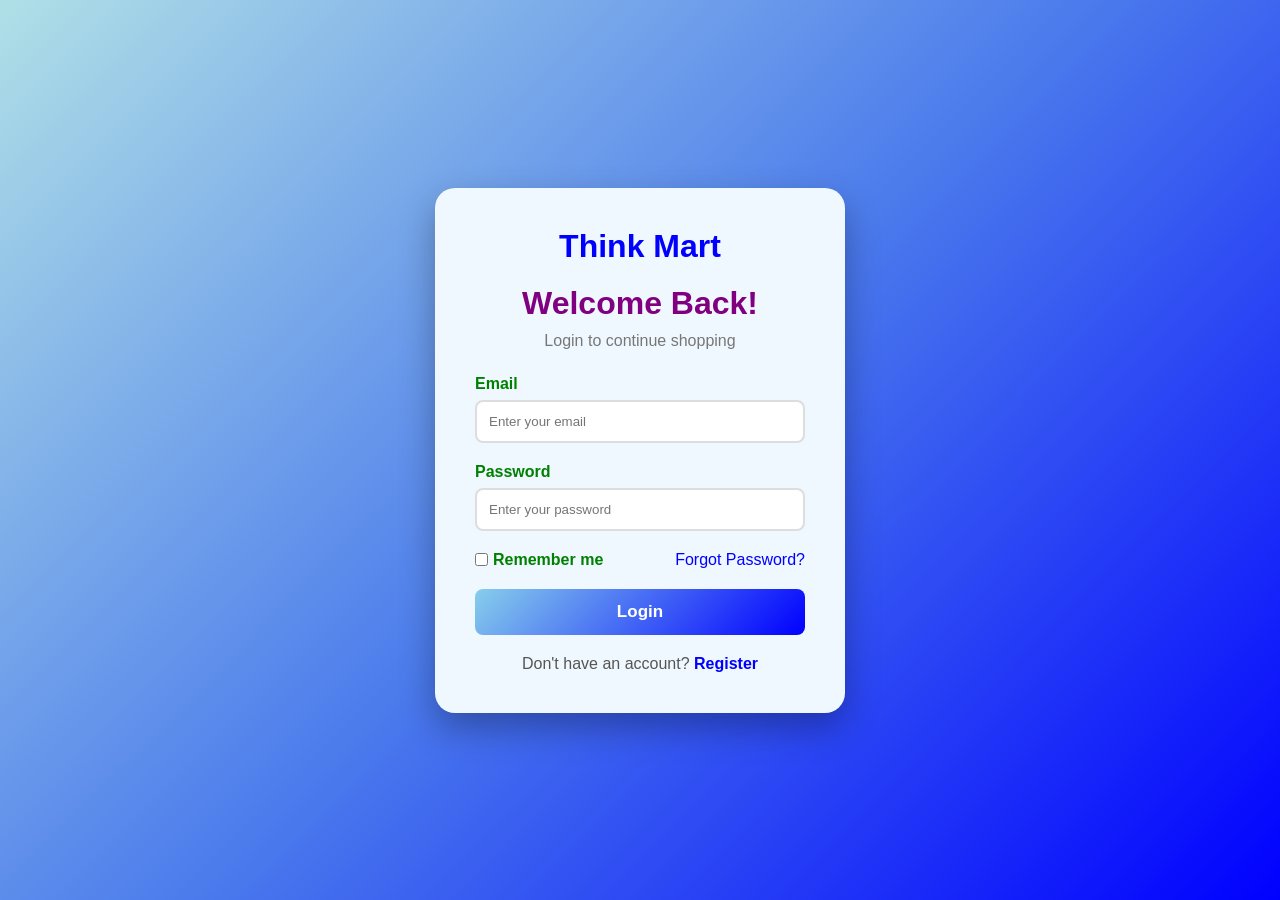
<file: Mobile-mart/index.html>
<!DOCTYPE html>
<html lang="en">

<head>

    <meta charset="UTF-8">

    <meta name="viewport"
          content="width=device-width, initial-scale=1.0">

    <title>Think Mart - Login</title>

    <link rel="stylesheet" href="login.css">

</head>

<body>

    <div class="login-container">

        <div class="login-card">

            <div class="logo">
                Think Mart
            </div>

            <h1>Welcome Back!</h1>

            <p class="subtitle">
                Login to continue shopping
            </p>

            <form action="Home-Page.html">

                <label for="email">
                    Email
                </label>

                <input
                    type="email"
                    id="email"
                    name="email"
                    placeholder="Enter your email"
                    required>


                <label for="password">
                    Password
                </label>

                <input
                    type="password"
                    id="password"
                    name="password"
                    placeholder="Enter your password"
                    required>


                <div class="remember">

                    <label>
                        <input type="checkbox">
                        Remember me
                    </label>

                    <a href="#">
                        Forgot Password?
                    </a>

                </div>


                <button type="submit">
                    Login
                </button>

            </form>


            <p class="register-text">

                Don't have an account?

                <a href="Register-Page.html">
                    Register
                </a>

            </p>

        </div>

    </div>

</body>

</html>
</file>
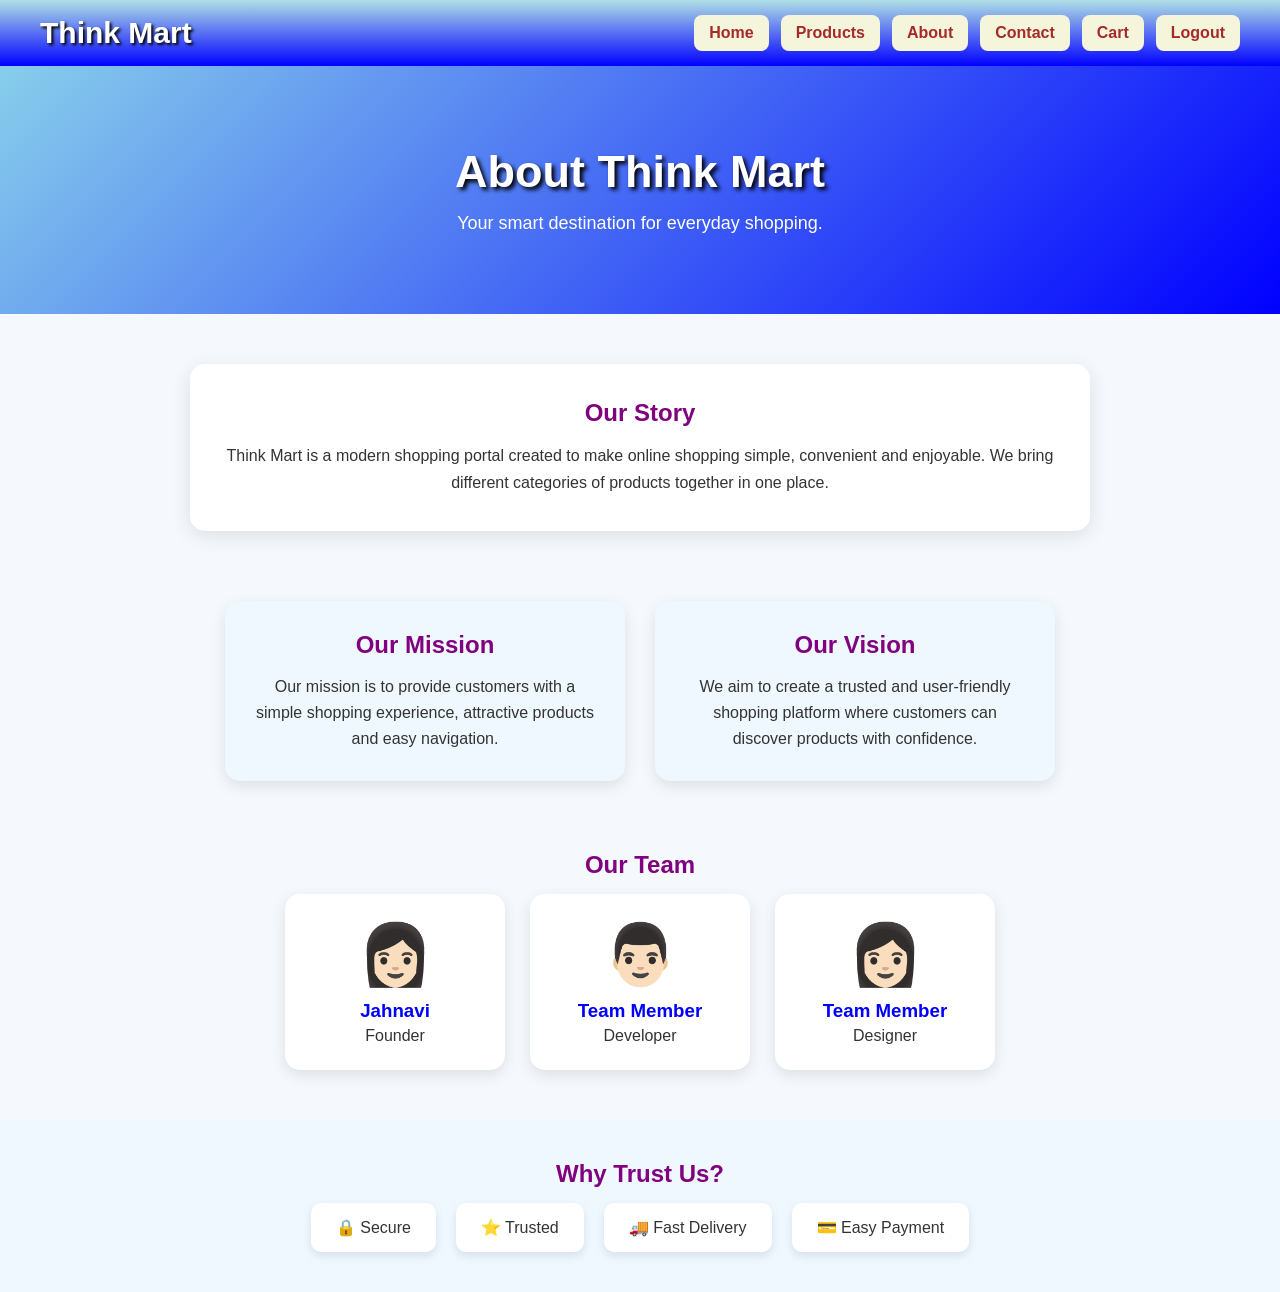
<file: Mobile-mart/about.html>
<!DOCTYPE html>
<html lang="en">

<head>

    <meta charset="UTF-8">

    <meta name="viewport"
          content="width=device-width, initial-scale=1.0">

    <title>Think Mart - About Us</title>

    <link rel="stylesheet" href="about.css">

</head>

<body>

    <header>

        <div class="logo">
            Think Mart
        </div>

        <nav>
            <a href="Home-Page.html">Home</a>
            <a href="Products.html">Products</a>
            <a href="About.html">About</a>
            <a href="Contact.html">Contact</a>
            <a href="Cart.html">Cart</a>
            <a href="index.html">Logout</a>
        </nav>

    </header>


    <main>

        <section class="about-hero">

            <h1>About Think Mart</h1>

            <p>
                Your smart destination for everyday shopping.
            </p>

        </section>


        <section class="story">

            <h2>Our Story</h2>

            <p>
                Think Mart is a modern shopping portal created
                to make online shopping simple, convenient and
                enjoyable. We bring different categories of
                products together in one place.
            </p>

        </section>


        <section class="mission">

            <div>

                <h2>Our Mission</h2>

                <p>
                    Our mission is to provide customers with a
                    simple shopping experience, attractive
                    products and easy navigation.
                </p>

            </div>


            <div>

                <h2>Our Vision</h2>

                <p>
                    We aim to create a trusted and user-friendly
                    shopping platform where customers can discover
                    products with confidence.
                </p>

            </div>

        </section>


        <section class="team">

            <h2>Our Team</h2>

            <div class="team-container">

                <div class="team-card">
                    <div class="person">👩🏻</div>
                    <h3>Jahnavi</h3>
                    <p>Founder</p>
                </div>

                <div class="team-card">
                    <div class="person">👨🏻</div>
                    <h3>Team Member</h3>
                    <p>Developer</p>
                </div>

                <div class="team-card">
                    <div class="person">👩🏻</div>
                    <h3>Team Member</h3>
                    <p>Designer</p>
                </div>

            </div>

        </section>


        <section class="badges">

            <h2>Why Trust Us?</h2>

            <div>

                <span>🔒 Secure</span>

                <span>⭐ Trusted</span>

                <span>🚚 Fast Delivery</span>

                <span>💳 Easy Payment</span>

            </div>

        </section>

    </main>

</body>

</html>
</file>
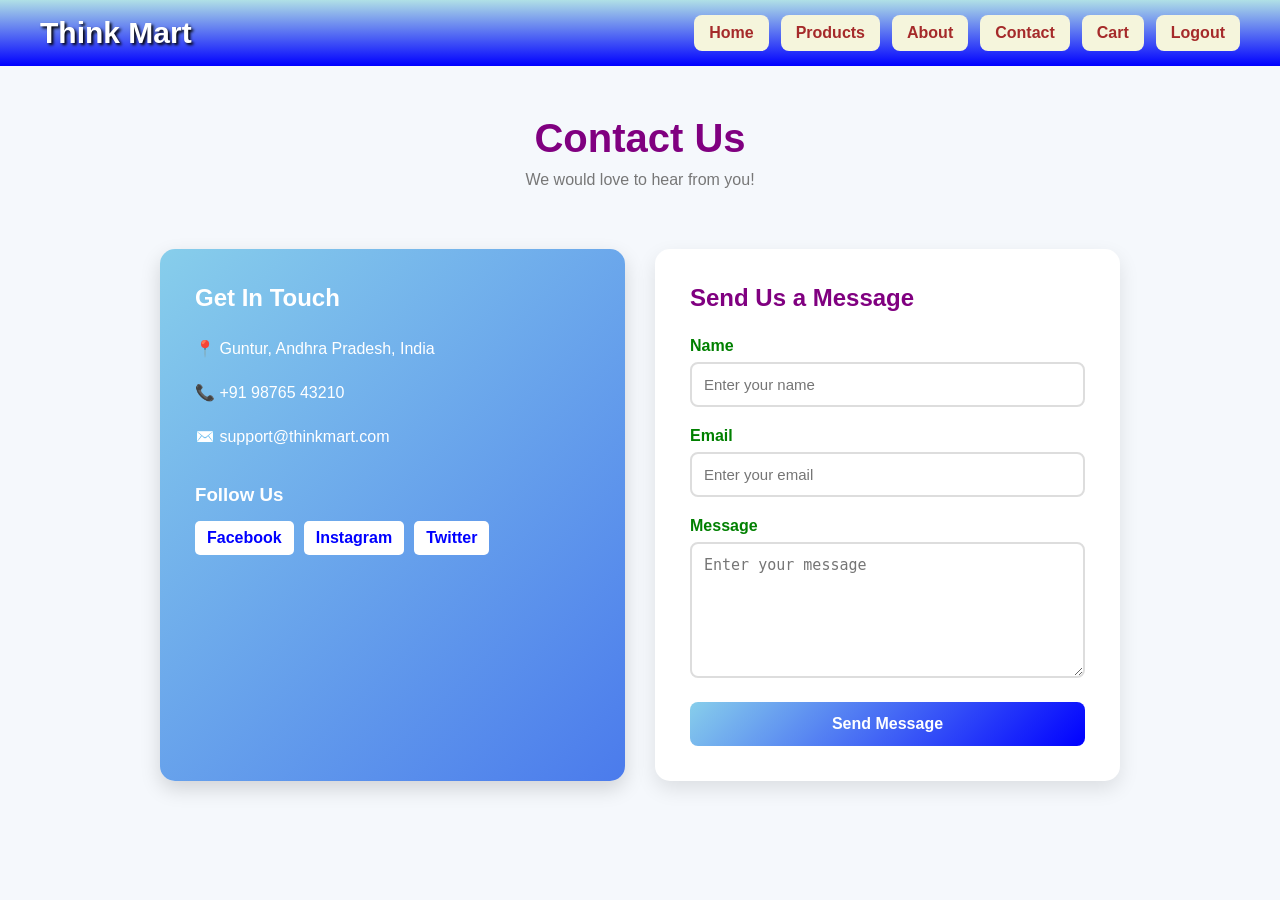
<file: Mobile-mart/contact.html>
<!DOCTYPE html>
<html lang="en">

<head>

    <meta charset="UTF-8">

    <meta name="viewport"
          content="width=device-width, initial-scale=1.0">

    <title>Think Mart - Contact Us</title>

    <link rel="stylesheet" href="contact.css">

</head>

<body>

    <header>

        <div class="logo">
            Think Mart
        </div>

        <nav>
            <a href="Home-Page.html">Home</a>
            <a href="Products.html">Products</a>
            <a href="About.html">About</a>
            <a href="Contact.html">Contact</a>
            <a href="Cart.html">Cart</a>
            <a href="index.html">Logout</a>
        </nav>

    </header>


    <main>

        <h1 class="title">
            Contact Us
        </h1>

        <p class="subtitle">
            We would love to hear from you!
        </p>


        <section class="contact-container">


            <div class="contact-info">

                <h2>
                    Get In Touch
                </h2>

                <p>
                    📍 Guntur, Andhra Pradesh, India
                </p>

                <p>
                    📞 +91 98765 43210
                </p>

                <p>
                    ✉️ support@thinkmart.com
                </p>

                <h3>
                    Follow Us
                </h3>

                <div class="social">

                    <a href="#">Facebook</a>
                    <a href="#">Instagram</a>
                    <a href="#">Twitter</a>

                </div>

            </div>


            <div class="contact-form">

                <h2>
                    Send Us a Message
                </h2>

                <form>

                    <label for="name">
                        Name
                    </label>

                    <input
                        type="text"
                        id="name"
                        placeholder="Enter your name"
                        required>


                    <label for="email">
                        Email
                    </label>

                    <input
                        type="email"
                        id="email"
                        placeholder="Enter your email"
                        required>


                    <label for="message">
                        Message
                    </label>

                    <textarea
                        id="message"
                        rows="6"
                        placeholder="Enter your message"
                        required></textarea>


                    <button type="submit">
                        Send Message
                    </button>

                </form>

            </div>

        </section>

    </main>

</body>

</html>
</file>
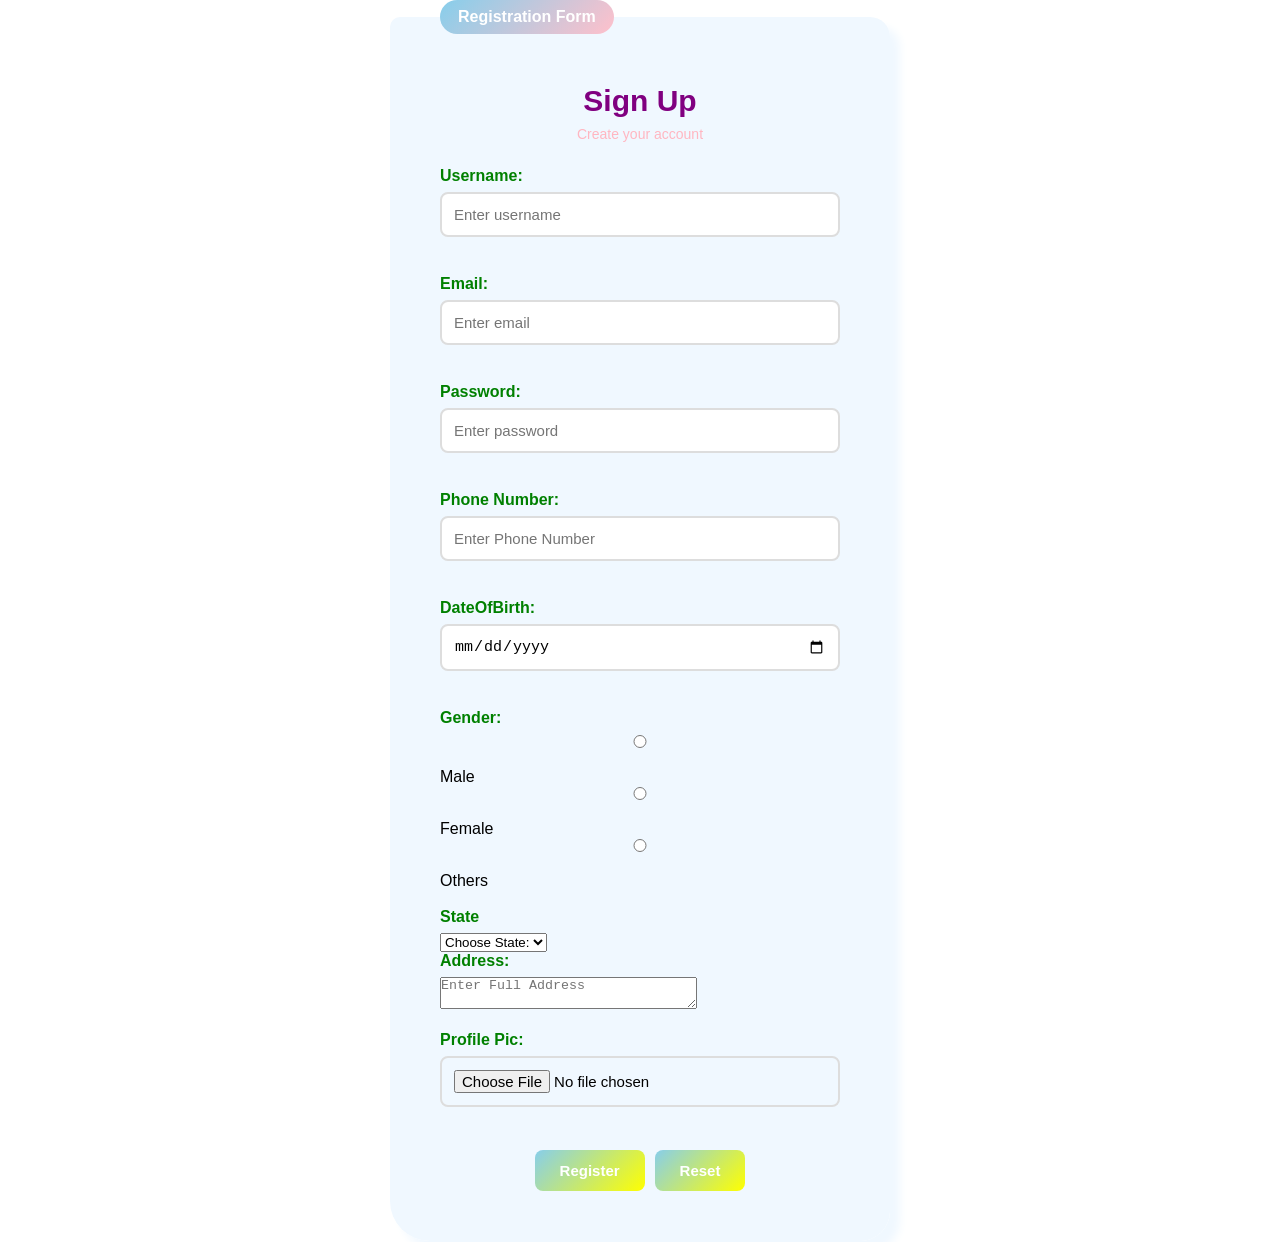
<file: Mobile-mart/reg.html>
<!DOCTYPE html>
<html lang="en">
<head>
    <meta charset="UTF-8">
    <meta name="viewport" content="width=device-width, initial-scale=1.0">
    <title>Reg form</title>
    <link rel="stylesheet" href="reg.css">
</head>
<body>
    <form>
        <fieldset>
            <legend>Registration Form</legend>
            <h1>Sign Up</h1>
            <p class="subtitle">Create your account</p>
            <label for="username">Username:</label>
            <input type="text" id="username" name="username" placeholder="Enter username" required>
            <br><br>

            <label for="email">Email:</label>
            <input type="email" id="email" name="email" placeholder="Enter email" required>
            <br><br>

            <label for="password">Password:</label>
            <input type="password" maxlength="8" minlength="6" id="pwd" name="password" placeholder="Enter password" required>
            <br><br>

            <label for="phn">Phone Number:</label>
            <input type="tel" pattern="[6-9]{1}[0-9]{9}"  id="phn" name="Phone Number" placeholder="Enter Phone Number" required>
            <br><br>

            <label for="dob">DateOfBirth: </label>
            <input required id="dob" type="date">
            <br><br>

            <label for="gender">Gender: </label>
            <input type="radio" name="gender" value="male"><span>Male</span>
            <input type="radio" name="gender" value="female"><span>Female</span>
            <input type="radio" name="gender" value="others"><span>Others</span>
            <br><br>

            <label for="state">State</label>
            <select name="state" id="state">
                <option value="NA">Choose State:</option>
                <option value="Andhra Pradesh">AP</option>
                <option value="Telangana">TS</option>
                <option value="Tamil Nadu">TN</option>
                <option value="Kerala">KL</option>
                <option value="Karnataka">KN</option>
            </select>

            <label for="address">Address: </label>
            <textarea rows="2" cols="30" name="" id="" placeholder="Enter Full Address"></textarea>
            <br><br>

            <label for="">Profile Pic:</label>
            <input type="file" accept=".png .jpeg .jpg">
            <br><br>

            <div class="buttons">
                <button type="submit">Register</button>
                <button type="submit">Reset</button>
            </div>
        </fieldset>
    </form>
</body>
</html>
</file>
<file: Mobile-mart/login.css>
* {
    margin: 0;
    padding: 0;
    box-sizing: border-box;
}

body {
    min-height: 100vh;

    display: flex;
    justify-content: center;
    align-items: center;

    font-family: Arial, sans-serif;

    background: linear-gradient(
        135deg,
        powderblue,
        #4b7bec,
        blue
    );
}

.login-container {
    width: 100%;
    max-width: 450px;
    padding: 20px;
}

.login-card {
    padding: 40px;

    background-color: aliceblue;

    border-radius: 20px;

    box-shadow:
        0 15px 35px rgba(0, 0, 0, 0.3);

    animation: appear 1s ease;
}

.logo {
    text-align: center;

    font-size: 32px;
    font-weight: bold;

    color: blue;

    margin-bottom: 20px;
}

.login-card h1 {
    text-align: center;
    color: purple;
}

.subtitle {
    text-align: center;
    color: #777;

    margin: 10px 0 25px;
}

.login-card label {
    display: block;

    margin-bottom: 7px;

    color: green;

    font-weight: bold;
}

.login-card input[type="email"],
.login-card input[type="password"] {
    width: 100%;

    padding: 12px;

    margin-bottom: 20px;

    border: 2px solid #ddd;

    border-radius: 8px;

    outline: none;
}

.login-card input:focus {
    border-color: #4CAF50;

    box-shadow:
        0 0 8px rgba(76, 175, 80, 0.4);
}

.remember {
    display: flex;

    justify-content: space-between;
    align-items: center;

    margin-bottom: 20px;
}

.remember label {
    display: flex;

    align-items: center;

    gap: 5px;

    margin: 0;
}

.remember input {
    width: auto;
}

.remember a {
    color: blue;
    text-decoration: none;
}

.login-card button {
    width: 100%;

    padding: 13px;

    border: none;
    border-radius: 8px;

    background: linear-gradient(
        135deg,
        skyblue,
        blue
    );

    color: white;

    font-size: 17px;
    font-weight: bold;

    cursor: pointer;
}

.login-card button:hover {
    transform: translateY(-2px);

    box-shadow:
        0 8px 15px rgba(0, 0, 0, 0.2);
}

.register-text {
    text-align: center;

    margin-top: 20px;

    color: #555;
}

.register-text a {
    color: blue;
    font-weight: bold;
    text-decoration: none;
}

@keyframes appear {

    from {
        opacity: 0;
        transform: scale(0.8);
    }

    to {
        opacity: 1;
        transform: scale(1);
    }

}
</file>
<file: Mobile-mart/about.css>
* {
    margin: 0;
    padding: 0;
    box-sizing: border-box;
}

body {
    font-family: Arial, sans-serif;

    background-color: #f5f8fc;

    color: #333;
}


/* HEADER */

header {
    padding: 15px 40px;

    display: flex;

    justify-content: space-between;
    align-items: center;

    background: linear-gradient(
        powderblue,
        blue
    );
}

.logo {
    color: white;

    font-size: 30px;

    font-weight: bold;

    text-shadow: 2px 2px 3px black;
}

nav {
    display: flex;

    gap: 12px;
}

nav a {
    padding: 9px 15px;

    background-color: beige;

    color: brown;

    border-radius: 8px;

    text-decoration: none;

    font-weight: bold;
}


/* HERO */

.about-hero {
    padding: 80px 20px;

    text-align: center;

    color: white;

    background: linear-gradient(
        135deg,
        skyblue,
        blue
    );
}

.about-hero h1 {
    font-size: 45px;

    text-shadow: 3px 3px 4px black;
}

.about-hero p {
    margin-top: 15px;

    font-size: 18px;
}


/* STORY */

.story {
    max-width: 900px;

    margin: 50px auto;

    padding: 35px;

    background: white;

    border-radius: 15px;

    text-align: center;

    box-shadow:
        0 5px 20px rgba(0, 0, 0, 0.1);
}

.story h2,
.mission h2,
.team > h2,
.badges h2 {
    color: purple;

    margin-bottom: 15px;
}

.story p {
    line-height: 1.7;
}


/* MISSION */

.mission {
    display: flex;

    justify-content: center;

    gap: 30px;

    padding: 20px 50px;
}

.mission div {
    width: 400px;

    padding: 30px;

    background-color: aliceblue;

    border-radius: 15px;

    text-align: center;

    box-shadow:
        0 5px 15px rgba(0, 0, 0, 0.1);
}

.mission p {
    line-height: 1.6;
}


/* TEAM */

.team {
    text-align: center;

    padding: 50px;
}

.team-container {
    display: flex;

    justify-content: center;

    gap: 25px;

    flex-wrap: wrap;
}

.team-card {
    width: 220px;

    padding: 25px;

    background-color: white;

    border-radius: 15px;

    box-shadow:
        0 5px 15px rgba(0, 0, 0, 0.1);
}

.person {
    font-size: 60px;

    margin-bottom: 10px;
}

.team-card h3 {
    color: blue;

    margin-bottom: 5px;
}


/* BADGES */

.badges {
    padding: 40px;

    text-align: center;

    background-color: aliceblue;
}

.badges div {
    display: flex;

    justify-content: center;

    gap: 20px;

    flex-wrap: wrap;
}

.badges span {
    padding: 15px 25px;

    background-color: white;

    border-radius: 10px;

    box-shadow:
        0 4px 10px rgba(0, 0, 0, 0.1);
}
</file>
<file: Mobile-mart/contact.css>
* {
    margin: 0;
    padding: 0;
    box-sizing: border-box;
}

body {
    font-family: Arial, sans-serif;

    background-color: #f5f8fc;
}


/* HEADER */

header {
    padding: 15px 40px;

    display: flex;

    justify-content: space-between;
    align-items: center;

    background: linear-gradient(
        powderblue,
        blue
    );
}

.logo {
    color: white;

    font-size: 30px;

    font-weight: bold;

    text-shadow: 2px 2px 3px black;
}

nav {
    display: flex;

    gap: 12px;
}

nav a {
    padding: 9px 15px;

    background-color: beige;

    color: brown;

    border-radius: 8px;

    text-decoration: none;

    font-weight: bold;
}


/* TITLE */

.title {
    text-align: center;

    margin-top: 50px;

    color: purple;

    font-size: 40px;
}

.subtitle {
    text-align: center;

    margin: 10px 0 40px;

    color: #777;
}


/* CONTACT */

.contact-container {
    max-width: 1000px;

    margin: auto;

    display: flex;

    gap: 30px;

    padding: 20px;
}


/* INFO */

.contact-info {
    flex: 1;

    padding: 35px;

    background: linear-gradient(
        135deg,
        skyblue,
        #4b7bec
    );

    color: white;

    border-radius: 15px;

    box-shadow:
        0 8px 20px rgba(0, 0, 0, 0.15);
}

.contact-info h2 {
    margin-bottom: 25px;
}

.contact-info p {
    margin: 20px 0;

    line-height: 1.5;
}

.contact-info h3 {
    margin-top: 35px;
}

.social {
    display: flex;

    gap: 10px;

    margin-top: 15px;

    flex-wrap: wrap;
}

.social a {
    padding: 8px 12px;

    background-color: white;

    color: blue;

    border-radius: 5px;

    text-decoration: none;

    font-weight: bold;
}


/* FORM */

.contact-form {
    flex: 1;

    padding: 35px;

    background-color: white;

    border-radius: 15px;

    box-shadow:
        0 8px 20px rgba(0, 0, 0, 0.1);
}

.contact-form h2 {
    color: purple;

    margin-bottom: 25px;
}

.contact-form label {
    display: block;

    margin-bottom: 7px;

    color: green;

    font-weight: bold;
}

.contact-form input,
.contact-form textarea {
    width: 100%;

    padding: 12px;

    margin-bottom: 20px;

    border: 2px solid #ddd;

    border-radius: 8px;

    outline: none;

    font-size: 15px;
}

.contact-form input:focus,
.contact-form textarea:focus {
    border-color: #4CAF50;

    box-shadow:
        0 0 8px rgba(76, 175, 80, 0.4);
}

.contact-form textarea {
    resize: vertical;
}

.contact-form button {
    width: 100%;

    padding: 13px;

    border: none;

    border-radius: 8px;

    background: linear-gradient(
        135deg,
        skyblue,
        blue
    );

    color: white;

    font-size: 16px;

    font-weight: bold;

    cursor: pointer;
}

.contact-form button:hover {
    transform: translateY(-2px);

    box-shadow:
        0 8px 15px rgba(0, 0, 0, 0.2);
}
</file>
<file: Mobile-mart/reg.css>
* {
    margin: 0;
    padding: 0;
    box-sizing: border-box;
}

body {
    min-height: 100vh;
    display: flex;
    justify-content: center;
    align-items: center;
    font-family: Arial, sans-serif;
    background-image: url("https://cdn.pixabay.com/photo/2016/10/26/23/14/form-1772949_1280.jpg");
    background-size: cover;
    background-position: center;
    background-repeat: no-repeat;
}

form {
    width: 500px;
    animation: appear 1s ease;
}

fieldset {
    padding: 50px;
    border: none;
    border-radius: 10px 20px 30px 40px;
    background-color: aliceblue;
    box-shadow: 10px 10px 10px aliceblue;
    backdrop-filter: blur(8px);
}

legend {
    padding: 8px 18px;
    background: linear-gradient(
    135deg,
    skyblue,
    pink
    );
    color: white;
    border-radius: 20px;
    font-weight: bold;
}

h1 {
    text-align: center;
    margin-bottom: 8px;
    color: purple;
    font-size: 30px;
}

.subtitle {
    text-align: center;
    margin-bottom: 25px;
    color: lightpink;
    font-size: 14px;
}

label {
    display: block;
    margin-bottom: 7px;
    color: green;
    font-weight: bold;
}

input {
    width: 100%;
    padding: 12px;
    margin-bottom: 20px;
    border: 2px solid #ddd;
    border-radius: 8px;
    outline: none;
    font-size: 15px;
    transition: 0.3s;
}

input:hover {
    border-color: #999;
}

input:focus {
    border-color: #4CAF50;
    box-shadow: 0 0 8px rgba(76, 175, 80, 0.4);
}

.buttons {
    display: flex;
    justify-content: center;
    gap: 10px;
    margin-top: 5px;
}

button {
    padding: 12px 25px;
    border: none;
    border-radius: 8px;
    background: linear-gradient(
    135deg,
    skyblue,
    yellow
    );
    color: white;
    font-size: 15px;
    font-weight: bold;
    cursor: pointer;
    transition: 0.3s;
}

button:hover {
    transform: translateY(-3px);
    box-shadow: 0 8px 15px rgba(0, 0, 0, 0.2);
}

button:active {
    transform: translateY(0);
}

.reset {
    background: #777;
}
</file>
